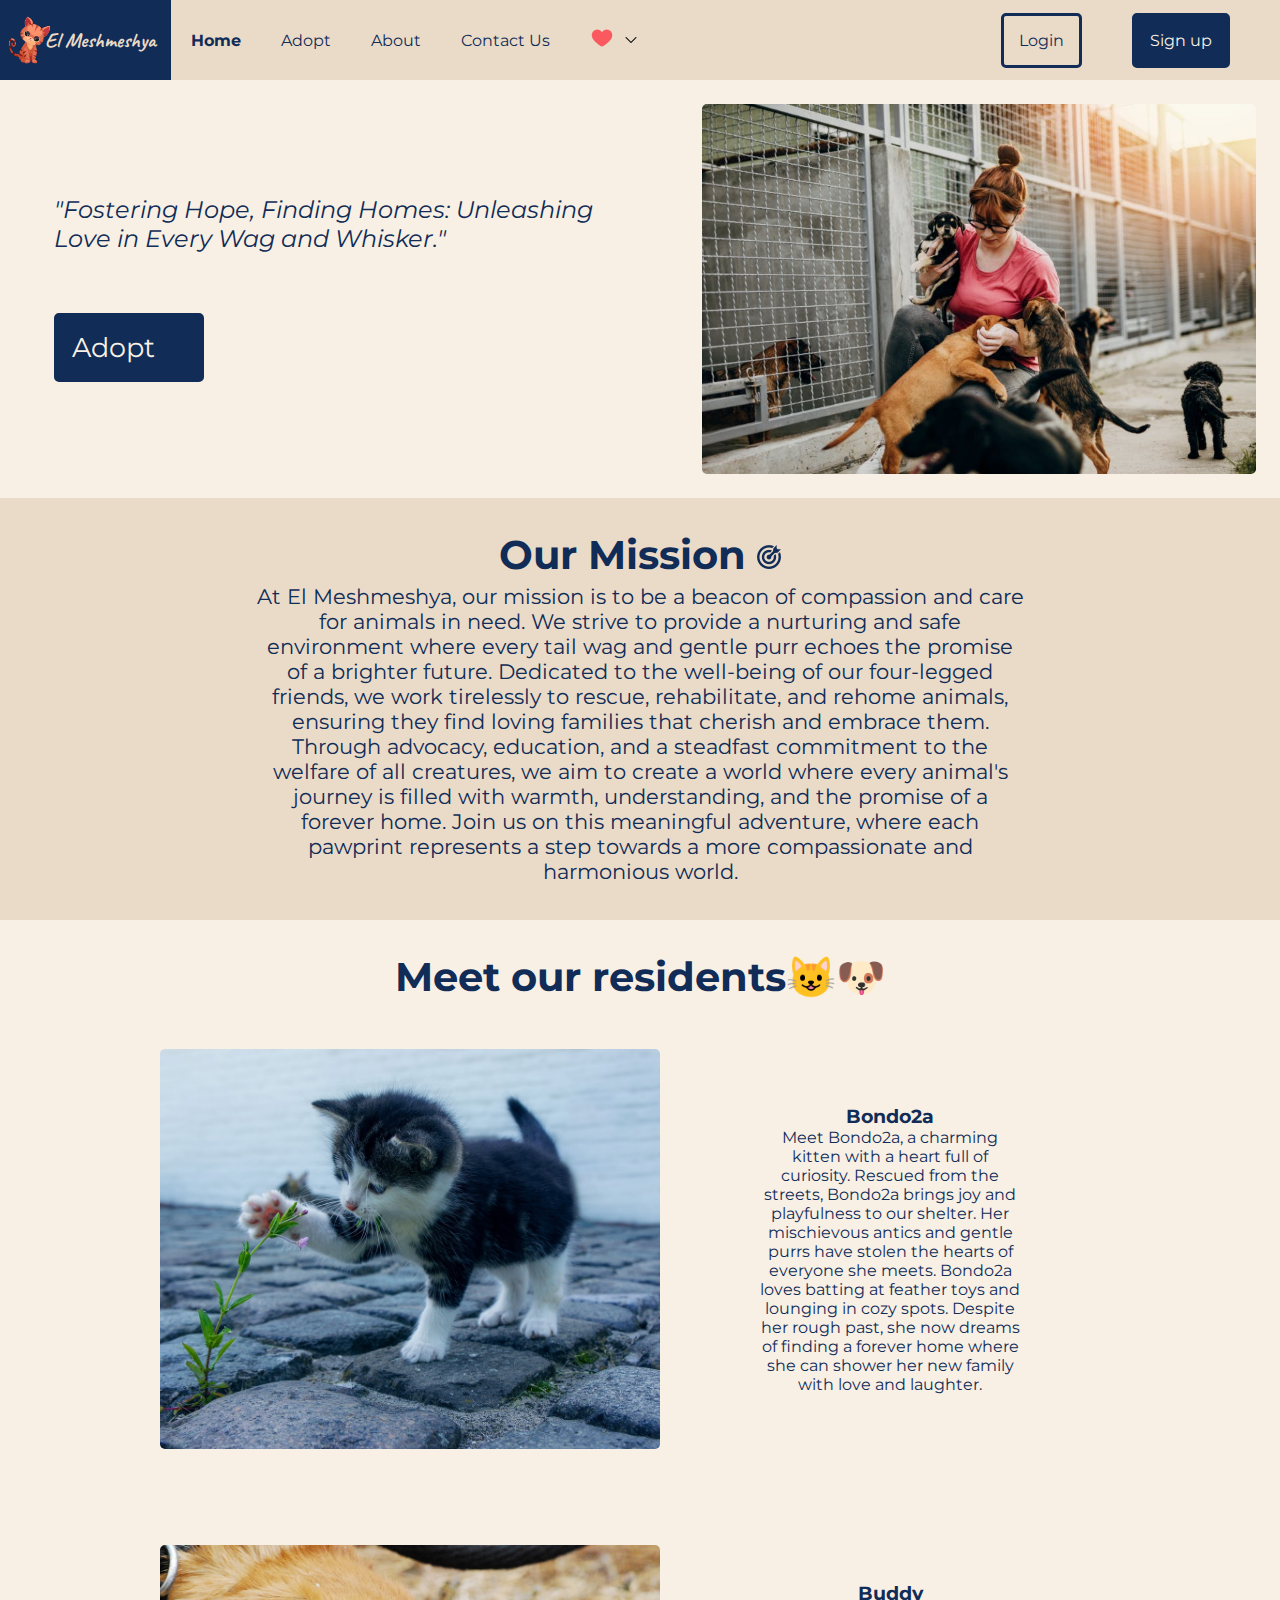
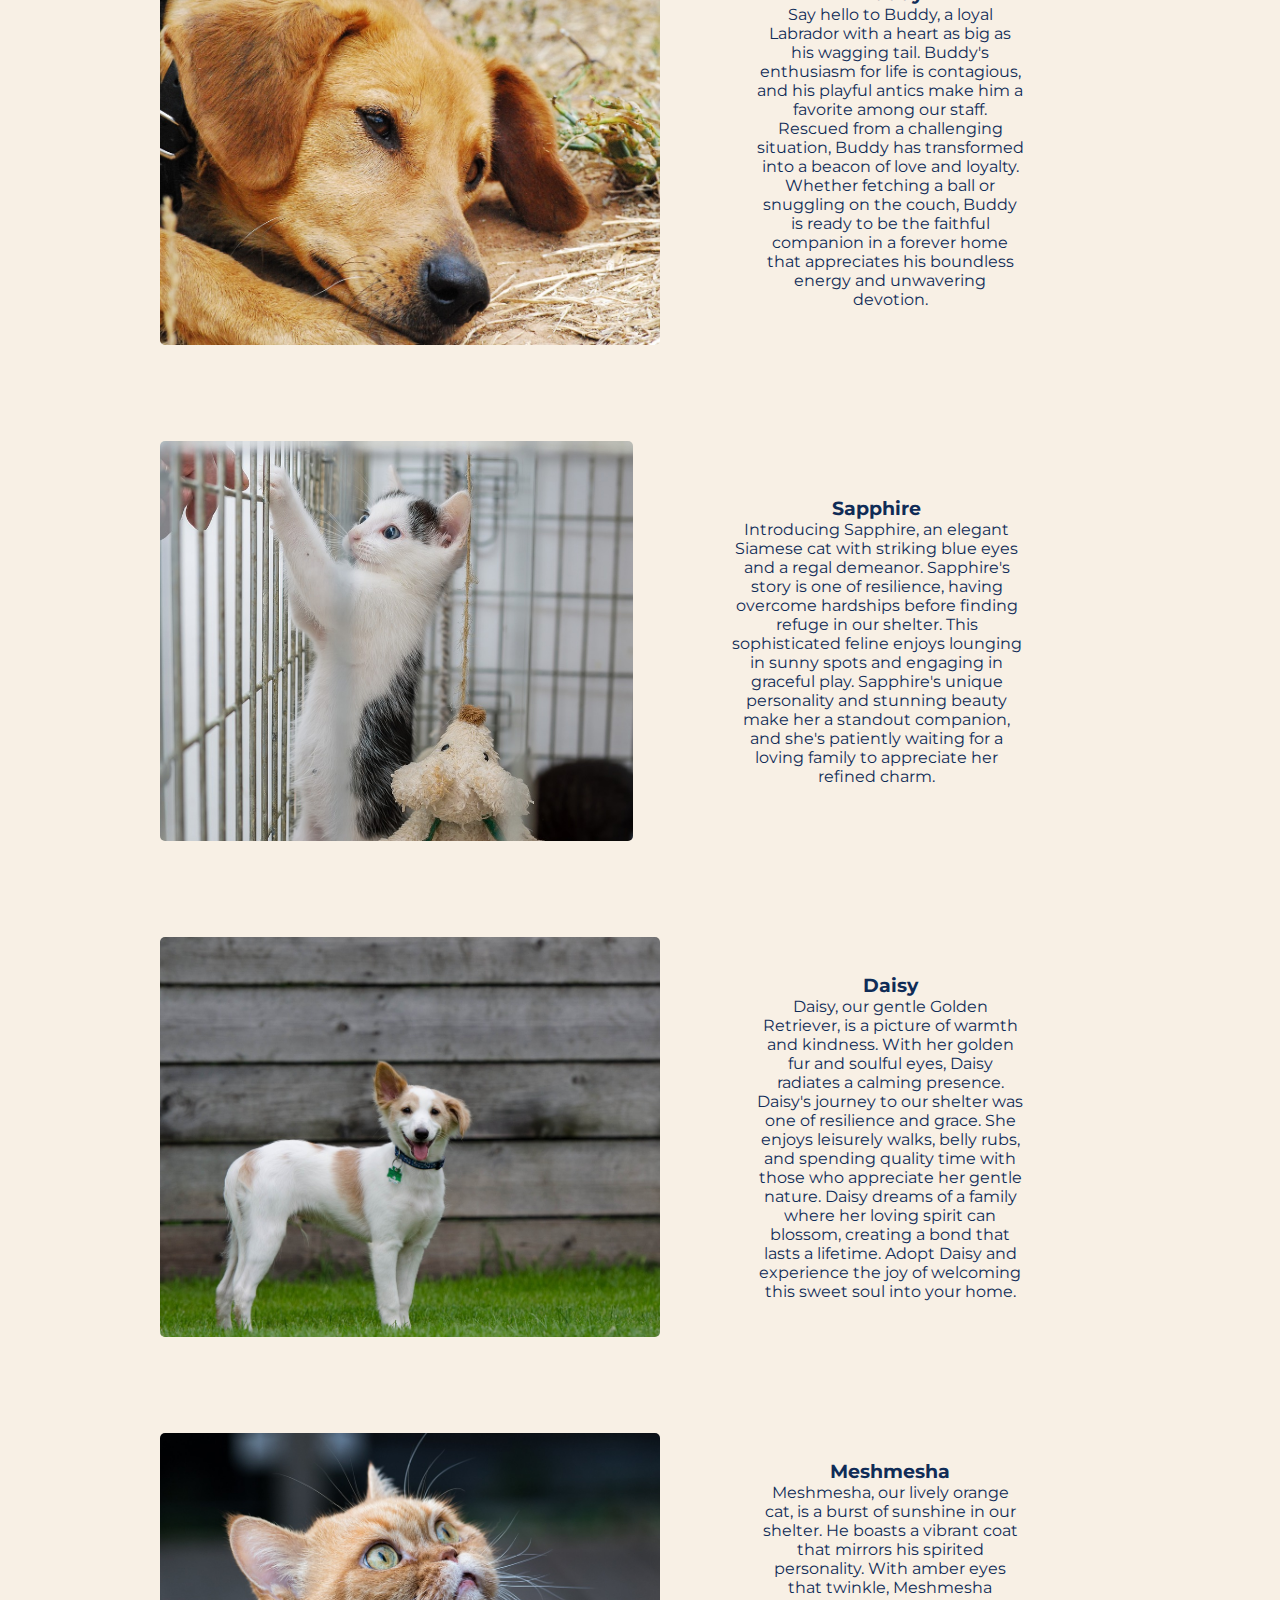
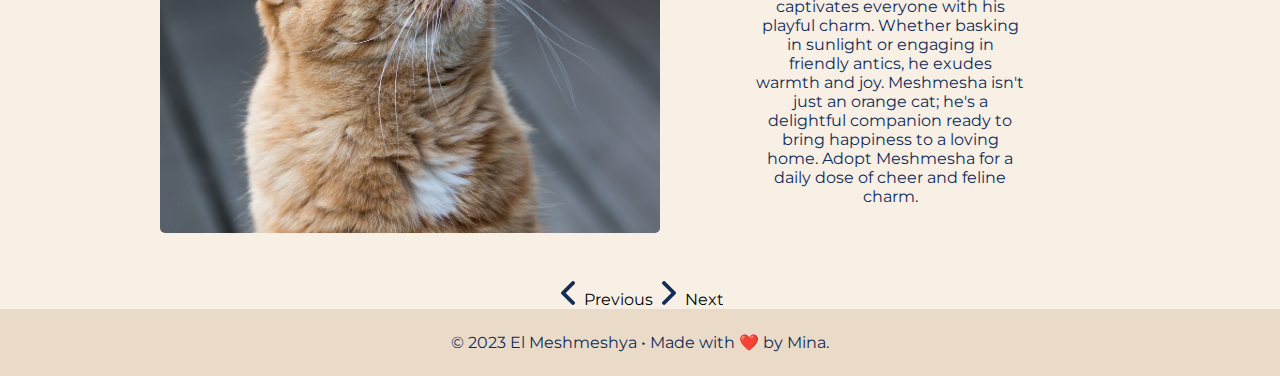
<file: html/index.html>
<!DOCTYPE html>
<html lang="en">

<head>
    <meta charset="UTF-8">
    <meta name="viewport" content="width=device-width, initial-scale=1.0">
    <title>The Animal Shelter</title>
    <link rel="icon" href="../images/orange-kitten-illustration.png">
    <link rel="preconnect" href="https://fonts.googleapis.com">
    <link rel="preconnect" href="https://fonts.gstatic.com" crossorigin>
    <link
        href="https://fonts.googleapis.com/css2?family=Caveat:wght@400;700&family=Montserrat:ital,wght@0,400;0,700;1,400&family=Roboto:wght@400;700&display=swap"
        rel="stylesheet">
    <link href="https://cdn.jsdelivr.net/npm/bootstrap@5.3.2/dist/css/bootstrap.min.css" rel="stylesheet"
        integrity="sha384-T3c6CoIi6uLrA9TneNEoa7RxnatzjcDSCmG1MXxSR1GAsXEV/Dwwykc2MPK8M2HN" crossorigin="anonymous">
    <link rel="stylesheet" href="../css/shared-styles.css">
    <link rel="stylesheet" href="../css/home-styles.css">
</head>

<body>
    <nav>
        <div class="logo-div">
            <img class=" logo-img" src="../images/orange-kitten-illustration.png"
                alt="Illustration of an orange kitten">
            <span class="logo-text">El Meshmeshya</span>
        </div>
        <ul class="nav-items">
            <li class="nav-item active"><a href="index.html">Home</a></li>
            <li class="nav-item"><a href="adopt.html#header">Adopt</a></li>
            <li class="nav-item"><a href="about.html">About</a></li>
            <li class="nav-item"><a href="contact.html">Contact Us</a></li>
            <li class="drop-down-heart">
                <a href="#">
                    <img src="../icons/heart.png" alt="heart icon" class="icon" />
                </a>
                <ul class="nav-bar-drop-down hidden">
                    <li class="nav-item drop-down-item"><a href="donate.html">Donate</a></li>
                    <li class="nav-item drop-down-item"><a href="volunteer.html">volunteer</a></li>
                </ul>
                <img class="down-arrow" src="../icons/down-arrow.png" alt="arrow pointing down">
            </li>
        </ul>
        <a class="button login-btn" href="login.html">Login</a>
        <a class=" button sign-up-btn" href="signup.html">Sign up</a>
    </nav>

    <header>
        <div class="header-left">
            <p class="intro-text">
                "Fostering Hope, Finding Homes: Unleashing Love in Every Wag and Whisker."
            </p>
            <a class="button adopt-btn" href="adopt.html#header">Adopt <img src="../icons/paw.png" alt="paw icon"></a>
        </div>
        <img class="header-img" src="../images/shelter-volunteer.jpg" alt="A day in the life of a shelter volunteer">
    </header>

    <section class="mission">
        <h2>Our Mission <img src="../icons/bullseye.png" alt="bullseye icon"></h2>
        <p class="mission-paragraph">
            At El Meshmeshya, our mission is to be a beacon of compassion and care for animals in need. We strive to
            provide a nurturing and safe environment where every tail wag and gentle purr echoes the promise of a
            brighter future. Dedicated to the well-being of our four-legged friends, we work tirelessly to rescue,
            rehabilitate, and rehome animals, ensuring they find loving families that cherish and embrace them. Through
            advocacy, education, and a steadfast commitment to the welfare of all creatures, we aim to create a world
            where every animal's journey is filled with warmth, understanding, and the promise of a forever home. Join
            us on this meaningful adventure, where each pawprint represents a step towards a more compassionate and
            harmonious world.
        </p>
    </section>

    <section class="residents">
        <h2>Meet our residents😺🐶</h2>
        <div id="carouselExample" class="carousel slide">
            <div class="carousel-inner">
                <div class="carousel-item active">
                    <div class="resident-container">
                        <img src="../images/cat-1.jpg" class="resident-img" alt="...">
                        <div class="carousel-description">
                            <h3>Bondo2a</h3>
                            <p>
                                Meet Bondo2a, a charming kitten with a heart full of curiosity. Rescued from the
                                streets,
                                Bondo2a brings joy and playfulness to our shelter. Her mischievous antics and gentle
                                purrs
                                have stolen the hearts of everyone she meets. Bondo2a loves batting at feather toys and
                                lounging in cozy spots. Despite her rough past, she now dreams of finding a forever home
                                where she can shower her new family with love and laughter.
                            </p>
                        </div>
                    </div>
                </div>
                <div class="carousel-item">
                    <div class="resident-container">
                        <img src="../images/dog-1.jpg" class="resident-img" alt="...">
                        <div class="carousel-description">
                            <h3>Buddy</h3>
                            <p>
                                Say hello to Buddy, a loyal Labrador with a heart as big as his wagging tail. Buddy's
                                enthusiasm for life is contagious, and his playful antics make him a favorite among our
                                staff. Rescued from a challenging situation, Buddy has transformed into a beacon of love
                                and loyalty. Whether fetching a ball or snuggling on the couch, Buddy is ready to be the
                                faithful companion in a forever home that appreciates his boundless energy and
                                unwavering devotion.
                            </p>
                        </div>
                    </div>
                </div>
                <div class="carousel-item">
                    <div class="resident-container">
                        <img src="../images/cat-2.jpg" class="resident-img" alt="...">
                        <div class="carousel-description">
                            <h3>Sapphire</h3>
                            <p>
                                Introducing Sapphire, an elegant Siamese cat with striking blue eyes and a regal
                                demeanor. Sapphire's story is one of resilience, having overcome hardships before
                                finding refuge in our shelter. This sophisticated feline enjoys lounging in sunny spots
                                and engaging in graceful play. Sapphire's unique personality and stunning beauty make
                                her a standout companion, and she's patiently waiting for a loving family to appreciate
                                her refined charm.
                            </p>
                        </div>
                    </div>
                </div>
                <div class="carousel-item">
                    <div class="resident-container">
                        <img src="../images/dog-2.jpg" class="resident-img" alt="...">
                        <div class="carousel-description">
                            <h3>Daisy</h3>
                            <p>
                                Daisy, our gentle Golden Retriever, is a picture of warmth and kindness. With her golden
                                fur and soulful eyes, Daisy radiates a calming presence. Daisy's journey to our shelter
                                was one of resilience and grace. She enjoys leisurely walks, belly rubs, and spending
                                quality time with those who appreciate her gentle nature. Daisy dreams of a family where
                                her loving spirit can blossom, creating a bond that lasts a lifetime. Adopt Daisy and
                                experience the joy of welcoming this sweet soul into your home.
                            </p>
                        </div>
                    </div>
                </div>
                <div class="carousel-item">
                    <div class="resident-container">
                        <img src="../images/cat-3.jpg" class="resident-img" alt="...">
                        <div class="carousel-description">
                            <h3>Meshmesha</h3>
                            <p>

                                Meshmesha, our lively orange cat, is a burst of sunshine in our shelter. He boasts a
                                vibrant coat that mirrors his spirited personality. With amber
                                eyes that twinkle, Meshmesha captivates everyone with his playful charm. Whether basking
                                in sunlight or engaging in friendly antics, he exudes warmth and joy. Meshmesha isn't
                                just an orange cat; he's a delightful companion ready to bring happiness to a loving
                                home. Adopt Meshmesha for a daily dose of cheer and feline charm.
                            </p>
                        </div>
                    </div>
                </div>
            </div>
            <button class="carousel-control-prev" type="button" data-bs-target="#carouselExample" data-bs-slide="prev">
                <img class="arrow-icon" src="../icons/left-arrow.png" alt="left arrow">
                <span class="visually-hidden">Previous</span>
            </button>
            <button class="carousel-control-next" type="button" data-bs-target="#carouselExample" data-bs-slide="next">
                <img class="arrow-icon" src="../icons/right-arrow.png" alt="right arrow">
                <span class="visually-hidden">Next</span>
            </button>
        </div>
    </section>

    <footer>
        <span>&copy; 2023 El Meshmeshya &#x2022; Made with ❤️ by Mina.</span>
    </footer>

    <script src="https://cdn.jsdelivr.net/npm/bootstrap@5.3.2/dist/js/bootstrap.bundle.min.js"
        integrity="sha384-C6RzsynM9kWDrMNeT87bh95OGNyZPhcTNXj1NW7RuBCsyN/o0jlpcV8Qyq46cDfL"
        crossorigin="anonymous"></script>
    <script src="../js/nav_script.js"></script>
</body>

</html>
</file>
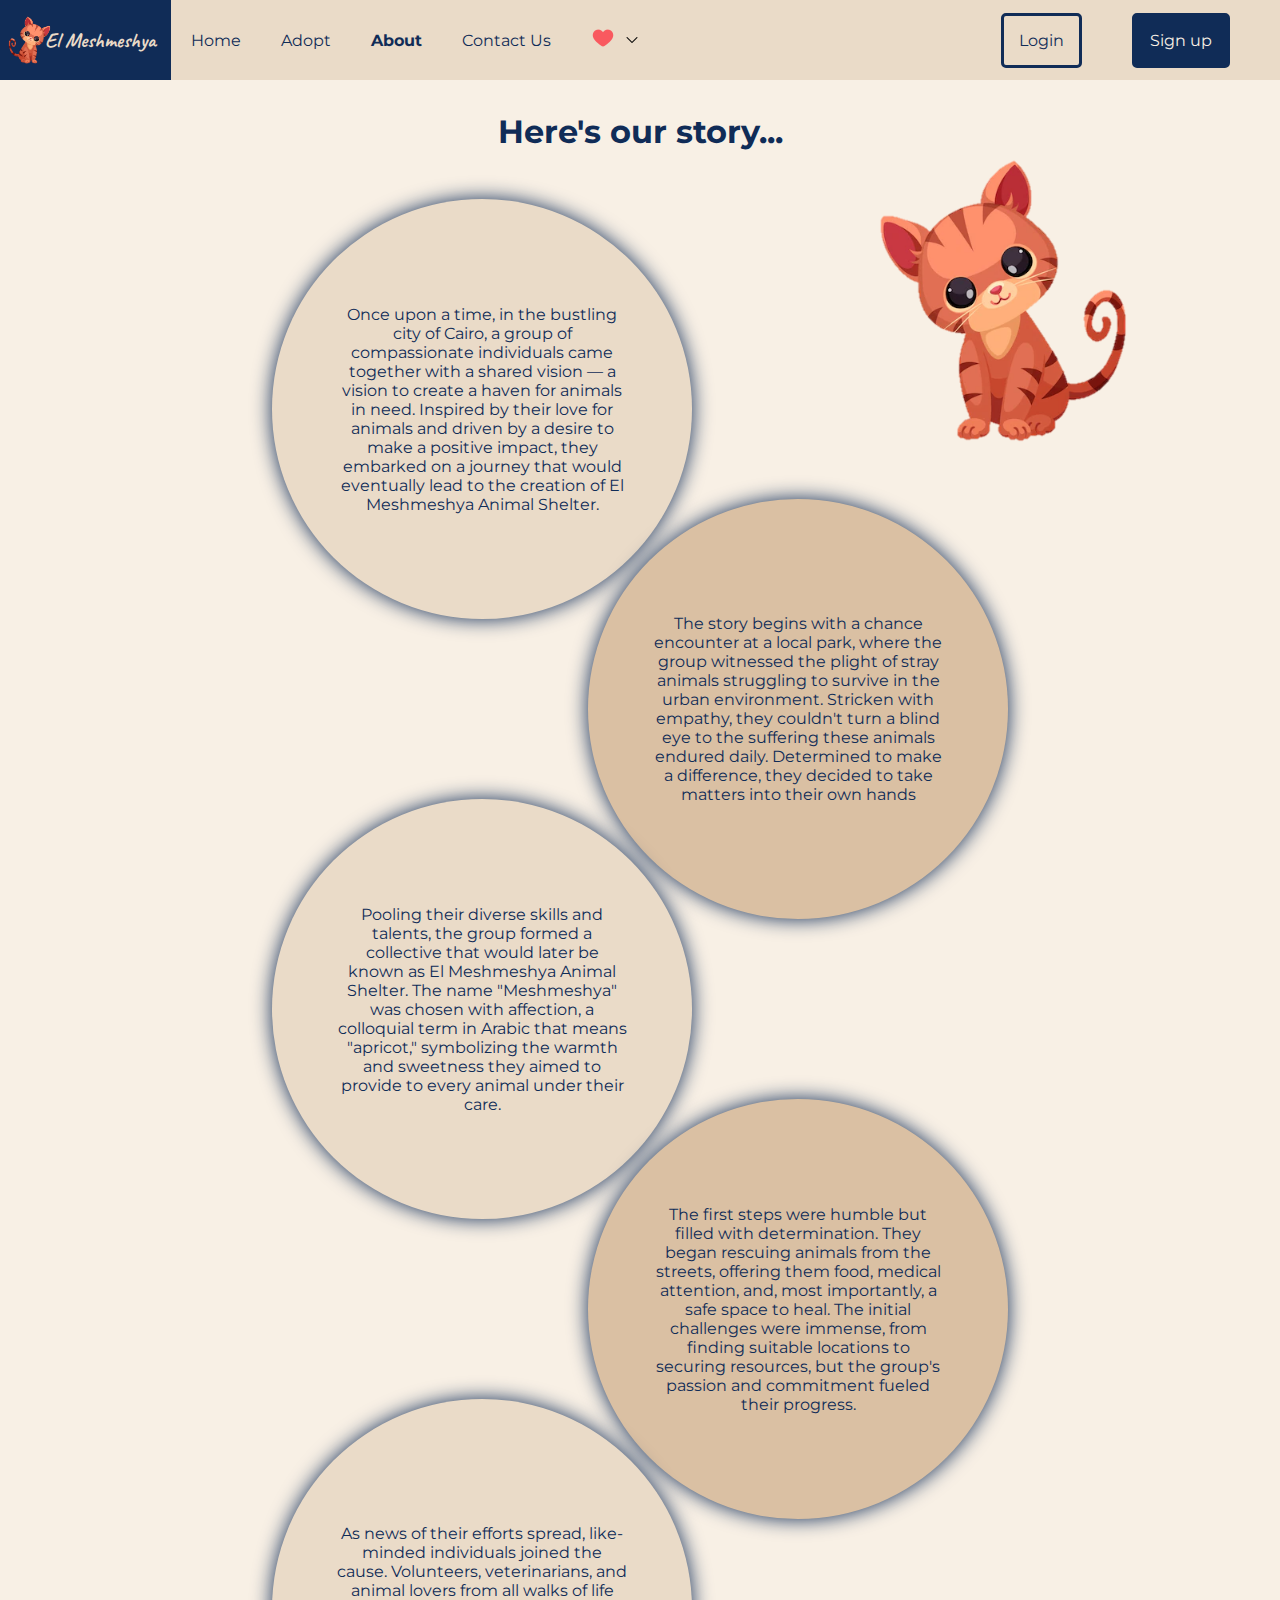
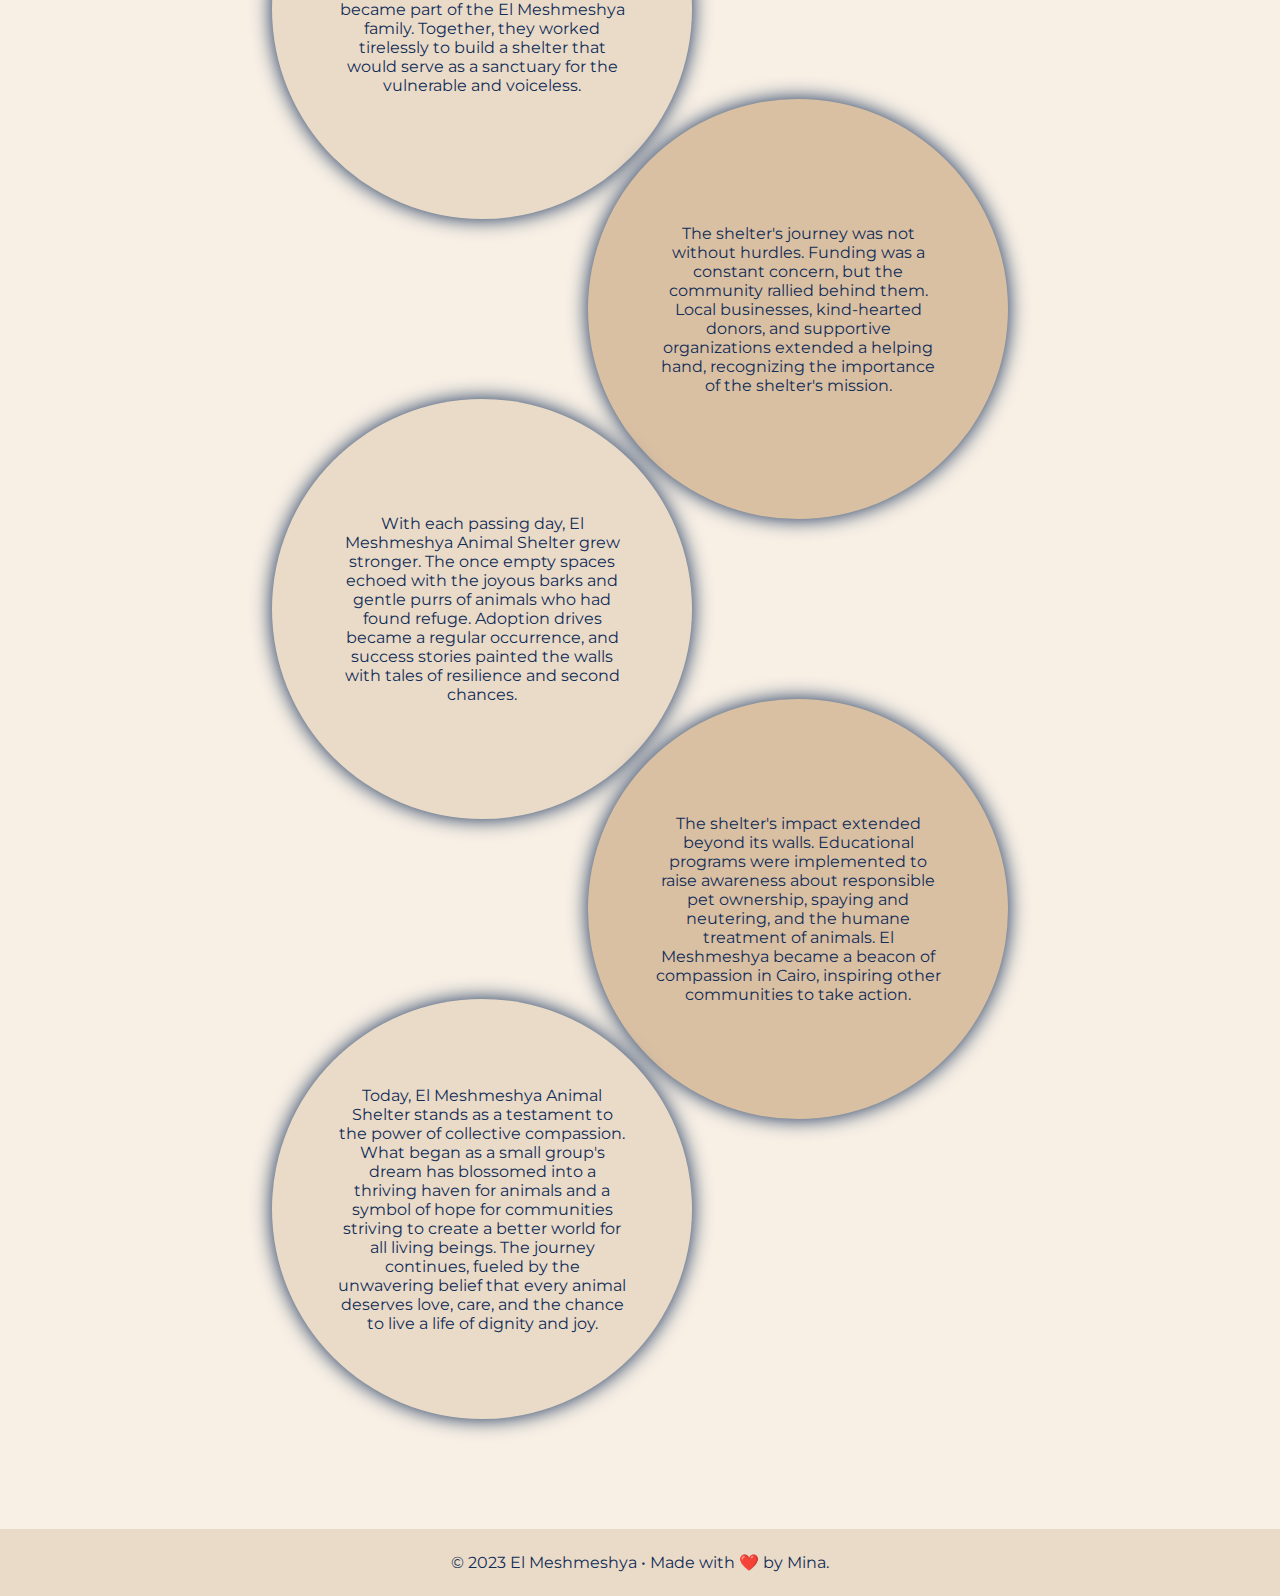
<file: html/about.html>
<!DOCTYPE html>
<html lang="en">

<head>
    <meta charset="UTF-8">
    <meta name="viewport" content="width=device-width, initial-scale=1.0">
    <title>About</title>
    <link rel="icon" href="../images/orange-kitten-illustration.png">
    <link
        href="https://fonts.googleapis.com/css2?family=Caveat:wght@400;700&family=Montserrat:ital,wght@0,400;0,700;1,400&family=Roboto:wght@400;700&display=swap"
        rel="stylesheet">
    <link href="https://cdn.jsdelivr.net/npm/bootstrap@5.3.2/dist/css/bootstrap.min.css" rel="stylesheet"
        integrity="sha384-T3c6CoIi6uLrA9TneNEoa7RxnatzjcDSCmG1MXxSR1GAsXEV/Dwwykc2MPK8M2HN" crossorigin="anonymous">
    <link rel="stylesheet" href="../css/shared-styles.css">
    <link rel="stylesheet" href="../css/about-styles.css">
</head>

<body>
    <nav>
        <div class="logo-div">
            <img class=" logo-img" src="../images/orange-kitten-illustration.png"
                alt="Illustration of an orange kitten">
            <span class="logo-text">El Meshmeshya</span>
        </div>
        <ul class="nav-items">
            <li class="nav-item"><a href="index.html">Home</a></li>
            <li class="nav-item"><a href="adopt.html#header">Adopt</a></li>
            <li class="nav-item active"><a href="about.html">About</a></li>
            <li class="nav-item"><a href="contact.html">Contact Us</a></li>
            <li class="drop-down-heart">
                <a href="#">
                    <img src="../icons/heart.png" alt="heart icon" class="icon" />
                </a>
                <ul class="nav-bar-drop-down hidden">
                    <li class="nav-item drop-down-item"><a href="donate.html">Donate</a></li>
                    <li class="nav-item drop-down-item"><a href="volunteer.html">volunteer</a></li>
                </ul>
                <img class="down-arrow" src="../icons/down-arrow.png" alt="arrow pointing down">
            </li>
        </ul>
        <a class="button login-btn" href="login.html">Login</a>
        <a class=" button sign-up-btn" href="signup.html">Sign up</a>
    </nav>

    <img src="../images/orange-kitten-illustration.png" class="about-cat-img">

    <main class="about-main">
        <h1>Here's our story...</h1>
        <div class="story-container">
            <div class="story-paragraph-container">
                <p id="first-paragraph" class="story-paragraph-even story-paragraph">
                    Once upon a time, in the bustling city of Cairo, a group of compassionate individuals came together
                    with
                    a shared vision — a vision to create a haven for animals in need. Inspired by their love for animals
                    and
                    driven by a desire to make a positive impact, they embarked on a journey that would eventually lead
                    to
                    the creation of El Meshmeshya Animal Shelter.
                </p>
            </div>
            <div class="story-paragraph-container">
                <p class="story-paragraph-odd story-paragraph">
                    The story begins with a chance encounter at a local park, where the group witnessed the plight of
                    stray
                    animals struggling to survive in the urban environment. Stricken with empathy, they couldn't turn a
                    blind eye to the suffering these animals endured daily. Determined to make a difference, they
                    decided to
                    take matters into their own hands
                </p>
            </div>
            <div class="story-paragraph-container">
                <p class="story-paragraph-even story-paragraph">
                    Pooling their diverse skills and talents, the group formed a collective that would later be known as
                    El
                    Meshmeshya Animal Shelter. The name "Meshmeshya" was chosen with affection, a colloquial term in
                    Arabic
                    that means "apricot," symbolizing the warmth and sweetness they aimed to provide to every animal
                    under
                    their care.
                </p>
            </div>
            <div class="story-paragraph-container">
                <p class="story-paragraph-odd story-paragraph">
                    The first steps were humble but filled with determination. They began rescuing animals from the
                    streets,
                    offering them food, medical attention, and, most importantly, a safe space to heal. The initial
                    challenges were immense, from finding suitable locations to securing resources, but the group's
                    passion
                    and commitment fueled their progress.
                </p>
            </div>
            <div class="story-paragraph-container">
                <p class="story-paragraph-even story-paragraph">
                    As news of their efforts spread, like-minded individuals joined the cause. Volunteers,
                    veterinarians,
                    and animal lovers from all walks of life became part of the El Meshmeshya family. Together, they
                    worked
                    tirelessly to build a shelter that would serve as a sanctuary for the vulnerable and voiceless.
                </p>
            </div>
            <div class="story-paragraph-container">
                <p class="story-paragraph-odd story-paragraph">
                    The shelter's journey was not without hurdles. Funding was a constant concern, but the community
                    rallied
                    behind them. Local businesses, kind-hearted donors, and supportive organizations extended a helping
                    hand, recognizing the importance of the shelter's mission.
                </p>
            </div>
            <div class="story-paragraph-container">
                <p class="story-paragraph-even story-paragraph">
                    With each passing day, El Meshmeshya Animal Shelter grew stronger. The once empty spaces echoed with
                    the
                    joyous barks and gentle purrs of animals who had found refuge. Adoption drives became a regular
                    occurrence, and success stories painted the walls with tales of resilience and second chances.
                </p>
            </div>
            <div class="story-paragraph-container">
                <p class="story-paragraph-odd story-paragraph">
                    The shelter's impact extended beyond its walls. Educational programs were implemented to raise
                    awareness
                    about responsible pet ownership, spaying and neutering, and the humane treatment of animals. El
                    Meshmeshya became a beacon of compassion in Cairo, inspiring other communities to take action.
                </p>
            </div>
            <div class="story-paragraph-container">
                <p class="story-paragraph-even story-paragraph">
                    Today, El Meshmeshya Animal Shelter stands as a testament to the power of collective compassion.
                    What
                    began as a small group's dream has blossomed into a thriving haven for animals and a symbol of hope
                    for
                    communities striving to create a better world for all living beings. The journey continues, fueled
                    by
                    the unwavering belief that every animal deserves love, care, and the chance to live a life of
                    dignity
                    and joy.
                </p>
            </div>
        </div>
    </main>

    <footer>
        <span>&copy; 2023 El Meshmeshya &#x2022; Made with ❤️ by Mina.</span>
    </footer>
    <script src="https://cdn.jsdelivr.net/npm/bootstrap@5.3.2/dist/js/bootstrap.bundle.min.js"
        integrity="sha384-C6RzsynM9kWDrMNeT87bh95OGNyZPhcTNXj1NW7RuBCsyN/o0jlpcV8Qyq46cDfL"
        crossorigin="anonymous"></script>
    <script src="../js/nav_script.js"></script>
</body>
</file>
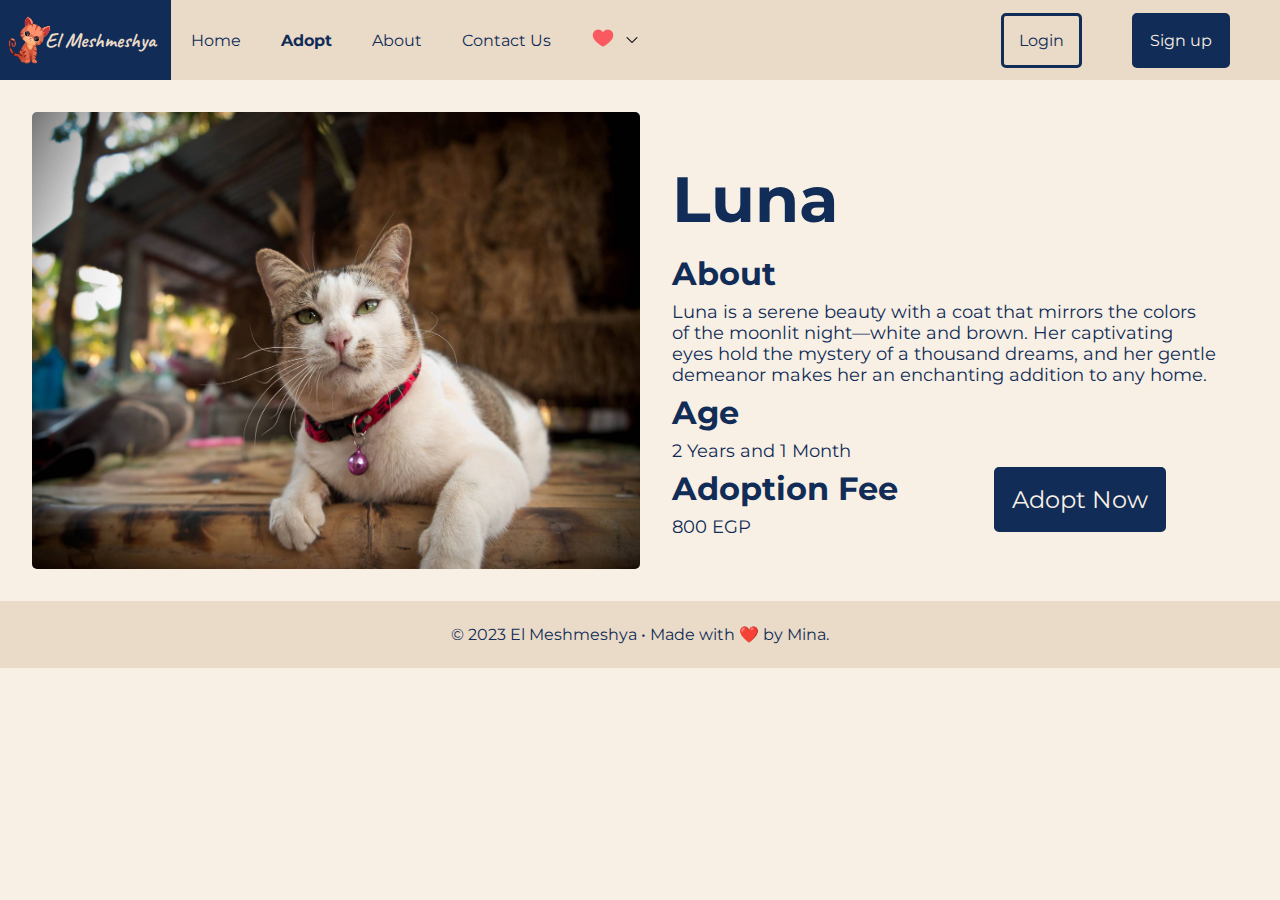
<file: html/cat.html>
<!DOCTYPE html>
<html lang="en">

<head>
    <meta charset="UTF-8">
    <meta name="viewport" content="width=device-width, initial-scale=1.0">
    <title>Luna</title>
    <link
        href="https://fonts.googleapis.com/css2?family=Caveat:wght@400;700&family=Montserrat:ital,wght@0,400;0,700;1,400&family=Roboto:wght@400;700&display=swap"
        rel="stylesheet">
    <link href="https://cdn.jsdelivr.net/npm/bootstrap@5.3.2/dist/css/bootstrap.min.css" rel="stylesheet"
        integrity="sha384-T3c6CoIi6uLrA9TneNEoa7RxnatzjcDSCmG1MXxSR1GAsXEV/Dwwykc2MPK8M2HN" crossorigin="anonymous">
    <link rel="stylesheet" href="../css/shared-styles.css">
    <link rel="stylesheet" href="../css/animal-styles.css">
</head>

<body>
    <nav>
        <div class="logo-div">
            <img class=" logo-img" src="../images/orange-kitten-illustration.png"
                alt="Illustration of an orange kitten">
            <span class="logo-text">El Meshmeshya</span>
        </div>
        <ul class="nav-items">
            <li class="nav-item"><a href="index.html">Home</a></li>
            <li class="nav-item active"><a href="adopt.html#header">Adopt</a></li>
            <li class="nav-item"><a href="about.html">About</a></li>
            <li class="nav-item"><a href="contact.html">Contact Us</a></li>
            <li class="drop-down-heart">
                <a href="#">
                    <img src="../icons/heart.png" alt="heart icon" class="icon" />
                </a>
                <ul class="nav-bar-drop-down hidden">
                    <li class="nav-item drop-down-item"><a href="#">Donate</a></li>
                    <li class="nav-item drop-down-item"><a href="#">volunteer</a></li>
                </ul>
                <img class="down-arrow" src="../icons/down-arrow.png" alt="arrow pointing down">
            </li>
        </ul>
        <a class="button login-btn" href="login.html">Login</a>
        <a class=" button sign-up-btn" href="signup.html">Sign up</a>
    </nav>

    <main>
        <div class="animal-container">
            <img src="../images/shelter-cat-3.jpg" class="animal-img" alt="cat">
            <div class="animal-details">
                <h2 class="animal-name">Luna</h2>
                <div class="animal-about">
                    <h3>About</h3>
                    <p class="animal-story">
                        Luna is a serene beauty with a coat that mirrors the colors of the moonlit night—white and
                        brown. Her captivating eyes hold the mystery of a thousand dreams, and her gentle demeanor makes
                        her an enchanting addition to any home.
                    </p>
                    <h3>Age</h3>
                    <p>2 Years and 1 Month</p>
                    <div class="details-bottom">
                        <div>
                            <h3>Adoption Fee</h3>
                            <p>800 EGP</p>
                        </div>
                        <a href="mailto:pr@meshmesh.com" class="adopt-now-button button">Adopt Now</a>
                    </div>
                </div>
            </div>
        </div>
    </main>

    <footer>
        <span>&copy; 2023 El Meshmeshya &#x2022; Made with ❤️ by Mina.</span>
    </footer>

    <script src="https://cdn.jsdelivr.net/npm/bootstrap@5.3.2/dist/js/bootstrap.bundle.min.js"
        integrity="sha384-C6RzsynM9kWDrMNeT87bh95OGNyZPhcTNXj1NW7RuBCsyN/o0jlpcV8Qyq46cDfL"
        crossorigin="anonymous"></script>
    <script src="../js/nav_script.js"></script>
</body>

</html>
</file>
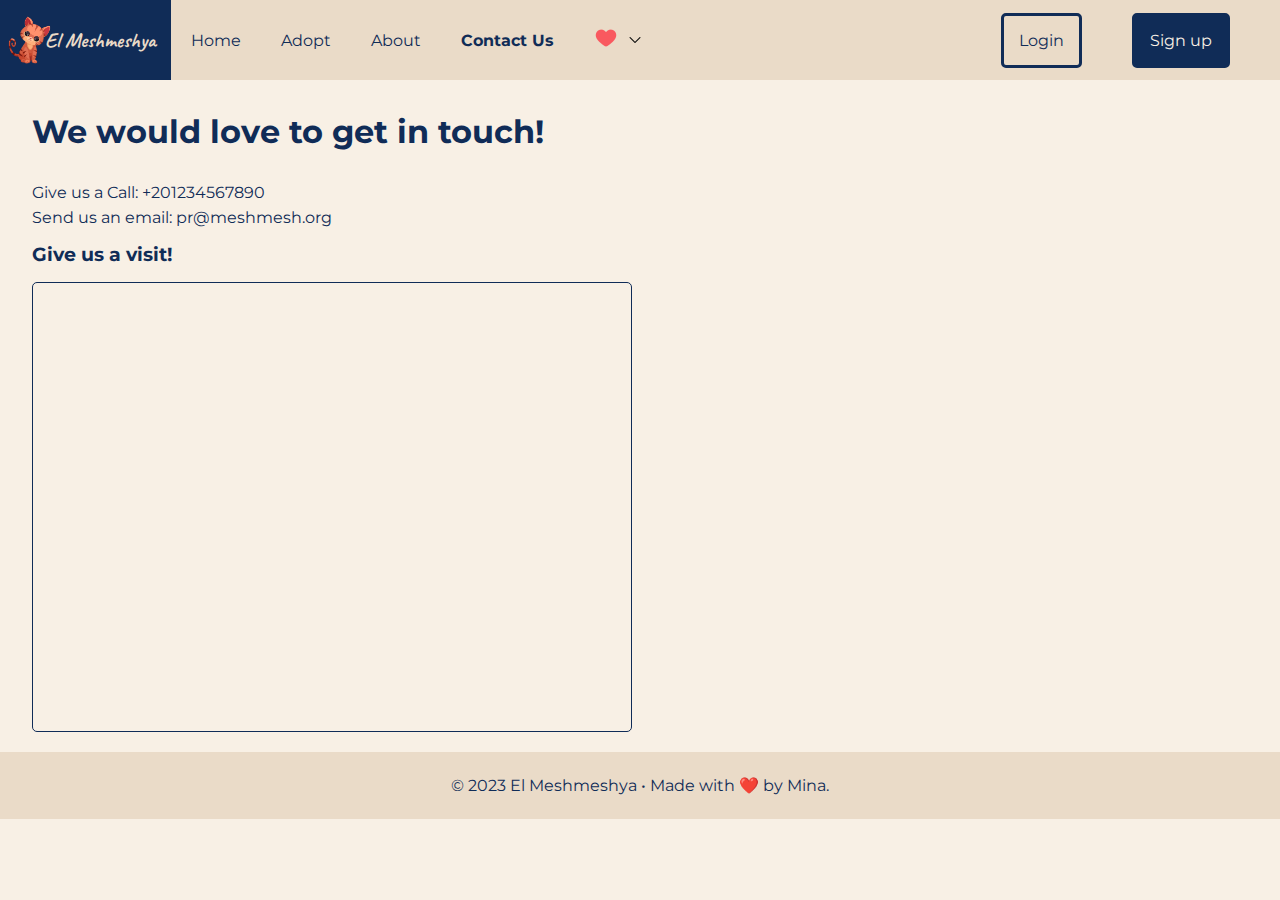
<file: html/contact.html>
<!DOCTYPE html>
<html lang="en">

<head>
    <meta charset="UTF-8">
    <meta name="viewport" content="width=device-width, initial-scale=1.0">
    <title>Contact Us</title>
    <link rel="icon" href="../images/orange-kitten-illustration.png">
    <link
        href="https://fonts.googleapis.com/css2?family=Caveat:wght@400;700&family=Montserrat:ital,wght@0,400;0,700;1,400&family=Roboto:wght@400;700&display=swap"
        rel="stylesheet">
    <link href="https://cdn.jsdelivr.net/npm/bootstrap@5.3.2/dist/css/bootstrap.min.css" rel="stylesheet"
        integrity="sha384-T3c6CoIi6uLrA9TneNEoa7RxnatzjcDSCmG1MXxSR1GAsXEV/Dwwykc2MPK8M2HN" crossorigin="anonymous">
    <link rel="stylesheet" href="../css/shared-styles.css">
    <link rel="stylesheet" href="../css/contact-styles.css">
</head>

<body>
    <nav>
        <div class="logo-div">
            <img class=" logo-img" src="../images/orange-kitten-illustration.png"
                alt="Illustration of an orange kitten">
            <span class="logo-text">El Meshmeshya</span>
        </div>
        <ul class="nav-items">
            <li class="nav-item"><a href="index.html">Home</a></li>
            <li class="nav-item"><a href="adopt.html#header">Adopt</a></li>
            <li class="nav-item"><a href="about.html">About</a></li>
            <li class="nav-item active"><a href="contact.html">Contact Us</a></li>
            <li class="drop-down-heart">
                <a href="#">
                    <img src="../icons/heart.png" alt="heart icon" class="icon" />
                </a>
                <ul class="nav-bar-drop-down hidden">
                    <li class="nav-item drop-down-item"><a href="donate.html">Donate</a></li>
                    <li class="nav-item drop-down-item"><a href="volunteer.html">volunteer</a></li>
                </ul>
                <img class="down-arrow" src="../icons/down-arrow.png" alt="arrow pointing down">
            </li>
        </ul>
        <a class="button login-btn" href="login.html">Login</a>
        <a class=" button sign-up-btn" href="signup.html">Sign up</a>
    </nav>

    <main>
        <h1 class="contact-h1">We would love to get in touch!</h1>
        <p class="contact-info">Give us a Call: +201234567890</p>
        <p class="contact-info">Send us an email: <a href="mailto:pr@meshmesha.org">pr@meshmesh.org</a></p>
        <h3 class="contact-h3">Give us a visit!</h3>
        <iframe
            src="https://www.google.com/maps/embed?pb=!1m18!1m12!1m3!1d3453.03420622692!2d31.27623577541408!3d30.06455397491347!2m3!1f0!2f0!3f0!3m2!1i1024!2i768!4f13.1!3m3!1m2!1s0x14583f9f22630521%3A0x7b29c0a5e2c9469b!2sFaculty%20of%20Engineering%20Ain%20Shams%20University!5e0!3m2!1sen!2seg!4v1701451980573!5m2!1sen!2seg"
            width="600" height="450" allowfullscreen="" loading="lazy" referrerpolicy="no-referrer-when-downgrade"
            class="contact-iframe"></iframe>
        <footer>
            <span>&copy; 2023 El Meshmeshya &#x2022; Made with ❤️ by Mina.</span>
        </footer>
        <script src="https://cdn.jsdelivr.net/npm/bootstrap@5.3.2/dist/js/bootstrap.bundle.min.js"
            integrity="sha384-C6RzsynM9kWDrMNeT87bh95OGNyZPhcTNXj1NW7RuBCsyN/o0jlpcV8Qyq46cDfL"
            crossorigin="anonymous"></script>
        <script src="../js/nav_script.js"></script>
</body>

</html>
</file>
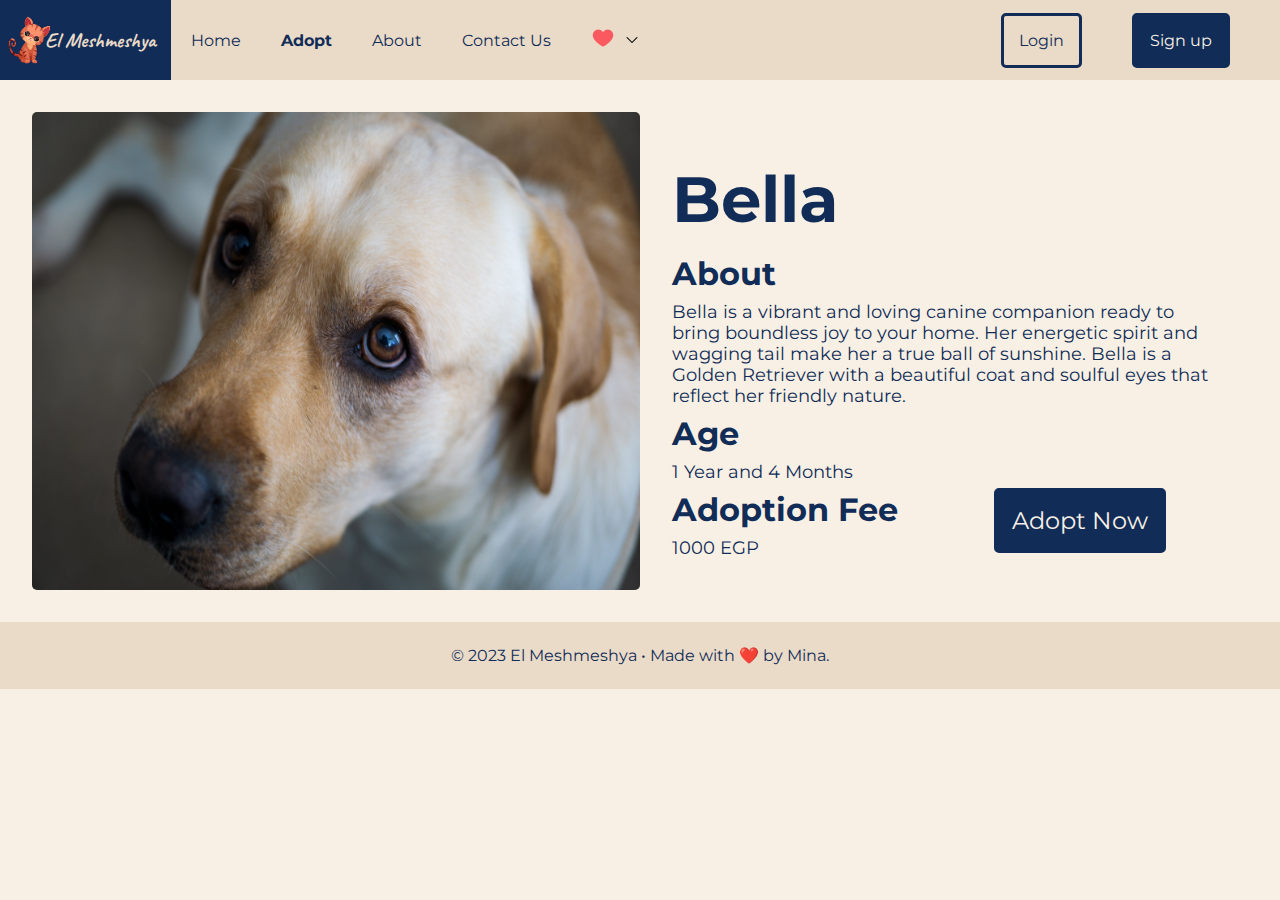
<file: html/dog.html>
<!DOCTYPE html>
<html lang="en">

<head>
    <meta charset="UTF-8">
    <meta name="viewport" content="width=device-width, initial-scale=1.0">
    <title>Bella</title>
    <link rel="icon" href="../images/orange-kitten-illustration.png">
    <link
        href="https://fonts.googleapis.com/css2?family=Caveat:wght@400;700&family=Montserrat:ital,wght@0,400;0,700;1,400&family=Roboto:wght@400;700&display=swap"
        rel="stylesheet">
    <link href="https://cdn.jsdelivr.net/npm/bootstrap@5.3.2/dist/css/bootstrap.min.css" rel="stylesheet"
        integrity="sha384-T3c6CoIi6uLrA9TneNEoa7RxnatzjcDSCmG1MXxSR1GAsXEV/Dwwykc2MPK8M2HN" crossorigin="anonymous">
    <link rel="stylesheet" href="../css/shared-styles.css">
    <link rel="stylesheet" href="../css/animal-styles.css">
</head>

<body>
    <nav>
        <div class="logo-div">
            <img class=" logo-img" src="../images/orange-kitten-illustration.png"
                alt="Illustration of an orange kitten">
            <span class="logo-text">El Meshmeshya</span>
        </div>
        <ul class="nav-items">
            <li class="nav-item"><a href="index.html">Home</a></li>
            <li class="nav-item active"><a href="adopt.html#header">Adopt</a></li>
            <li class="nav-item"><a href="about.html">About</a></li>
            <li class="nav-item"><a href="contact.html">Contact Us</a></li>
            <li class="drop-down-heart">
                <a href="#">
                    <img src="../icons/heart.png" alt="heart icon" class="icon" />
                </a>
                <ul class="nav-bar-drop-down hidden">
                    <li class="nav-item drop-down-item"><a href="donate.html">Donate</a></li>
                    <li class="nav-item drop-down-item"><a href="volunteer.html">volunteer</a></li>
                </ul>
                <img class="down-arrow" src="../icons/down-arrow.png" alt="arrow pointing down">
            </li>
        </ul>
        <a class="button login-btn" href="login.html">Login</a>
        <a class=" button sign-up-btn" href="signup.html">Sign up</a>
    </nav>

    <main>
        <div class="animal-container">
            <img src="../images/shelter-dog-1.jpg" class="animal-img" alt="dog">
            <div class="animal-details">
                <h2 class="animal-name">Bella</h2>
                <div class="animal-about">
                    <h3>About</h3>
                    <p class="animal-story">
                        Bella is a vibrant and loving canine companion ready to bring boundless joy to your home. Her
                        energetic spirit and wagging tail make her a true ball of sunshine. Bella is a Golden Retriever
                        with a beautiful coat and soulful eyes that reflect her friendly nature.
                    </p>
                    <h3>Age</h3>
                    <p>1 Year and 4 Months</p>
                    <div class="details-bottom">
                        <div>
                            <h3>Adoption Fee</h3>
                            <p>1000 EGP</p>
                        </div>
                        <a href="mailto:pr@meshmesh.org" class="adopt-now-button button">Adopt Now</a>
                    </div>
                </div>
            </div>
        </div>
    </main>

    <footer>
        <span>&copy; 2023 El Meshmeshya &#x2022; Made with ❤️ by Mina.</span>
    </footer>

    <script src="https://cdn.jsdelivr.net/npm/bootstrap@5.3.2/dist/js/bootstrap.bundle.min.js"
        integrity="sha384-C6RzsynM9kWDrMNeT87bh95OGNyZPhcTNXj1NW7RuBCsyN/o0jlpcV8Qyq46cDfL"
        crossorigin="anonymous"></script>
    <script src="../js/nav_script.js"></script>
</body>

</html>
</file>
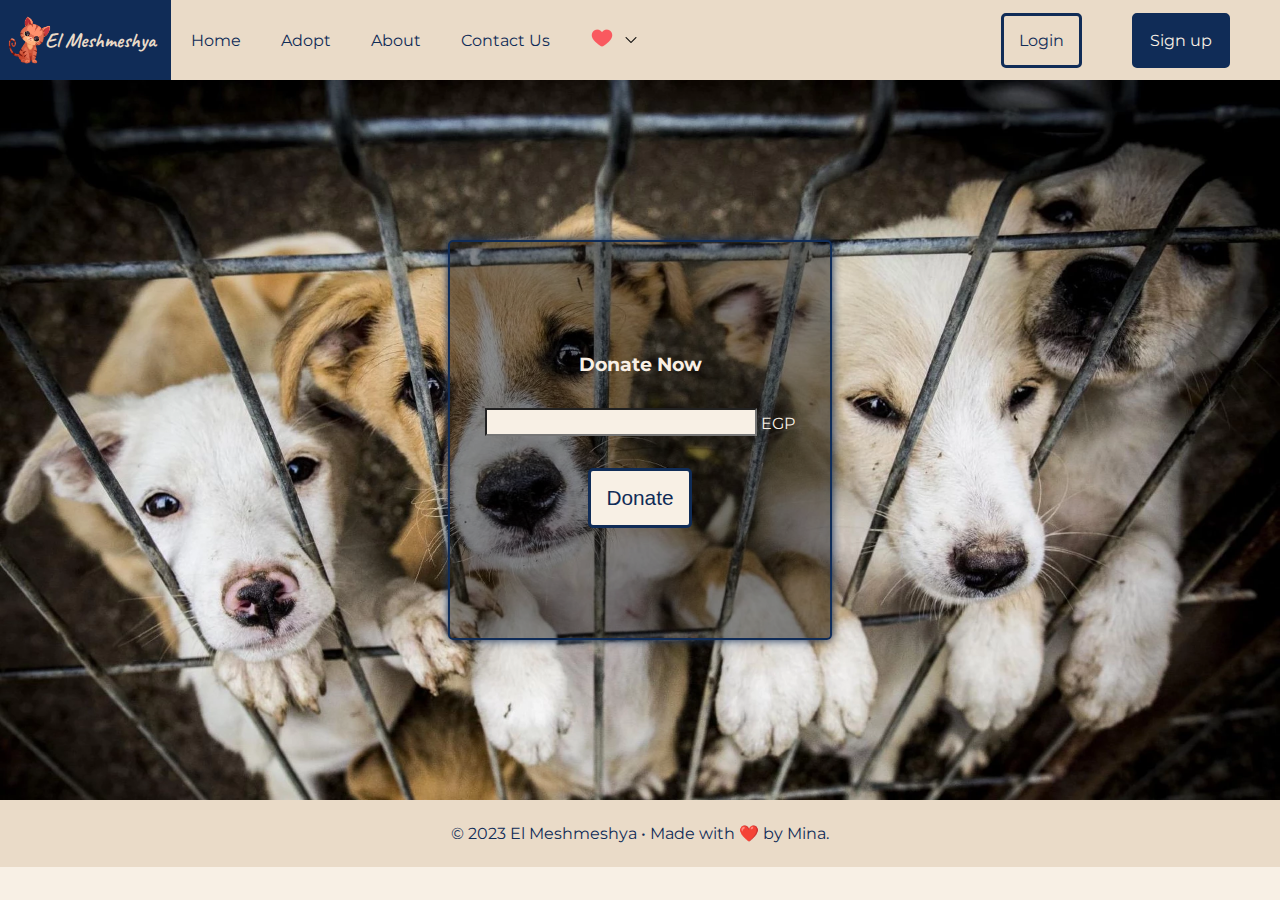
<file: html/donate.html>
<!DOCTYPE html>
<html lang="en">

<head>
    <meta charset="UTF-8">
    <meta name="viewport" content="width=device-width, initial-scale=1.0">
    <title>Donate ❤️</title>
    <link rel="icon" href="../images/orange-kitten-illustration.png">
    <link rel="preconnect" href="https://fonts.googleapis.com">
    <link rel="preconnect" href="https://fonts.gstatic.com" crossorigin>
    <link
        href="https://fonts.googleapis.com/css2?family=Caveat:wght@400;700&family=Montserrat:ital,wght@0,400;0,700;1,400&family=Roboto:wght@400;700&display=swap"
        rel="stylesheet">
    <link href="https://cdn.jsdelivr.net/npm/bootstrap@5.3.2/dist/css/bootstrap.min.css" rel="stylesheet"
        integrity="sha384-T3c6CoIi6uLrA9TneNEoa7RxnatzjcDSCmG1MXxSR1GAsXEV/Dwwykc2MPK8M2HN" crossorigin="anonymous">
    <link rel="stylesheet" href="../css/shared-styles.css">
    <link rel="stylesheet" href="../css/donate-styles.css">
</head>

<body>
    <nav>
        <div class="logo-div">
            <img class=" logo-img" src="../images/orange-kitten-illustration.png"
                alt="Illustration of an orange kitten">
            <span class="logo-text">El Meshmeshya</span>
        </div>
        <ul class="nav-items">
            <li class="nav-item"><a href="index.html">Home</a></li>
            <li class="nav-item"><a href="adopt.html#header">Adopt</a></li>
            <li class="nav-item"><a href="about.html">About</a></li>
            <li class="nav-item"><a href="contact.html">Contact Us</a></li>
            <li class="drop-down-heart">
                <a href="#">
                    <img src="../icons/heart.png" alt="heart icon" class="icon" />
                </a>
                <ul class="nav-bar-drop-down hidden">
                    <li class="nav-item drop-down-item active"><a href="donate.html">Donate</a></li>
                    <li class="nav-item drop-down-item"><a href="volunteer.html">volunteer</a></li>
                </ul>
                <img class="down-arrow" src="../icons/down-arrow.png" alt="arrow pointing down">
            </li>
        </ul>
        <a class="button login-btn" href="login.html">Login</a>
        <a class=" button sign-up-btn" href="signup.html">Sign up</a>
    </nav>

    <main class="donate-main">
        <form class="donate-form">
            <h3>Donate Now</h3>
            <label for="donation-amount">
                <input type="number" min="0" name="donation-amount" , id="donation-amount" required>
                EGP
            </label>
            <input type="submit" value="Donate" class="button donate-button">
        </form>
    </main>


    <footer>
        <span>&copy; 2023 El Meshmeshya &#x2022; Made with ❤️ by Mina.</span>
    </footer>

    <script src="https://cdn.jsdelivr.net/npm/bootstrap@5.3.2/dist/js/bootstrap.bundle.min.js"
        integrity="sha384-C6RzsynM9kWDrMNeT87bh95OGNyZPhcTNXj1NW7RuBCsyN/o0jlpcV8Qyq46cDfL"
        crossorigin="anonymous"></script>
    <script src="../js/nav_script.js"></script>
</body>

</html>
</file>
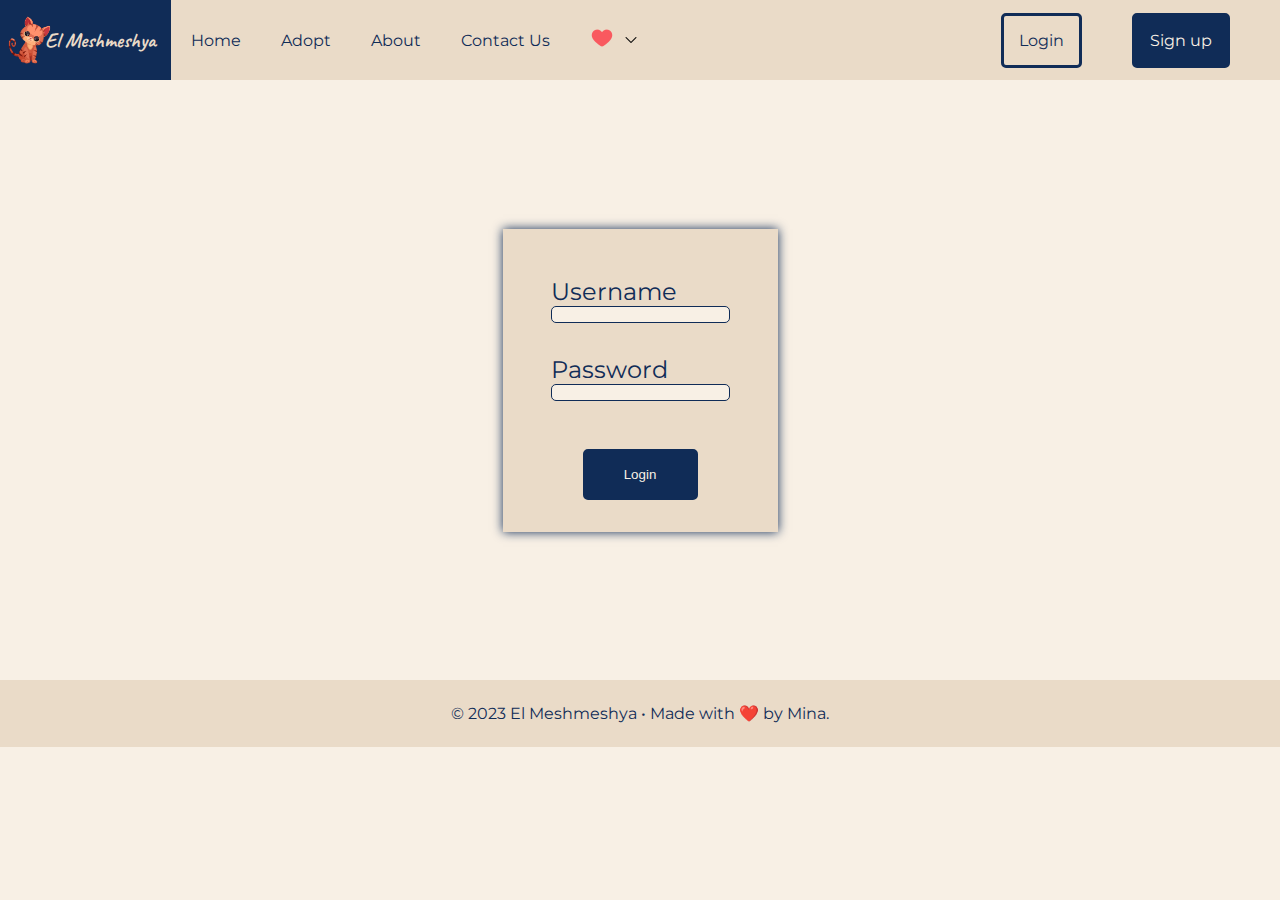
<file: html/login.html>
<!DOCTYPE html>
<html lang="en">

<head>
    <meta charset="UTF-8">
    <meta name="viewport" content="width=device-width, initial-scale=1.0">
    <title>Login</title>
    <link rel="icon" href="../images/orange-kitten-illustration.png">
    <link rel="preconnect" href="https://fonts.googleapis.com">
    <link rel="preconnect" href="https://fonts.gstatic.com" crossorigin>
    <link
        href="https://fonts.googleapis.com/css2?family=Caveat:wght@400;700&family=Montserrat:ital,wght@0,400;0,700;1,400&family=Roboto:wght@400;700&display=swap"
        rel="stylesheet">
    <link href="https://cdn.jsdelivr.net/npm/bootstrap@5.3.2/dist/css/bootstrap.min.css" rel="stylesheet"
        integrity="sha384-T3c6CoIi6uLrA9TneNEoa7RxnatzjcDSCmG1MXxSR1GAsXEV/Dwwykc2MPK8M2HN" crossorigin="anonymous">
    <link rel="stylesheet" href="../css/shared-styles.css">
    <link rel="stylesheet" href="../css/login-styles.css">
</head>

<body>
    <nav>
        <div class="logo-div">
            <img class=" logo-img" src="../images/orange-kitten-illustration.png"
                alt="Illustration of an orange kitten">
            <span class="logo-text">El Meshmeshya</span>
        </div>
        <ul class="nav-items">
            <li class="nav-item"><a href="index.html">Home</a></li>
            <li class="nav-item"><a href="adopt.html#header">Adopt</a></li>
            <li class="nav-item"><a href="about.html">About</a></li>
            <li class="nav-item"><a href="contact.html">Contact Us</a></li>
            <li class="drop-down-heart">
                <a href="#">
                    <img src="../icons/heart.png" alt="heart icon" class="icon" />
                </a>
                <ul class="nav-bar-drop-down hidden">
                    <li class="nav-item drop-down-item"><a href="donate.html">Donate</a></li>
                    <li class="nav-item drop-down-item"><a href="volunteer.html">volunteer</a></li>
                </ul>
                <img class="down-arrow" src="../icons/down-arrow.png" alt="arrow pointing down">
            </li>
        </ul>
        <a class="button login-btn" href="login.html">Login</a>
        <a class=" button sign-up-btn" href="signup.html">Sign up</a>
    </nav>

    <main class="login-main">
        <form class="login-form" action="index.html">
            <label for="username">Username</label>
            <input type="text" name="username" id="username">
            <label for="password">Password</label>
            <input type="password" name="password" id="password">
            <input type="submit" value="Login" class="button" id="login-button">
        </form>
    </main>

    <footer>
        <span>&copy; 2023 El Meshmeshya &#x2022; Made with ❤️ by Mina.</span>
    </footer>

    <script src="https://cdn.jsdelivr.net/npm/bootstrap@5.3.2/dist/js/bootstrap.bundle.min.js"
        integrity="sha384-C6RzsynM9kWDrMNeT87bh95OGNyZPhcTNXj1NW7RuBCsyN/o0jlpcV8Qyq46cDfL"
        crossorigin="anonymous"></script>
    <script src="../js/nav_script.js"></script>
</body>

</html>
</file>
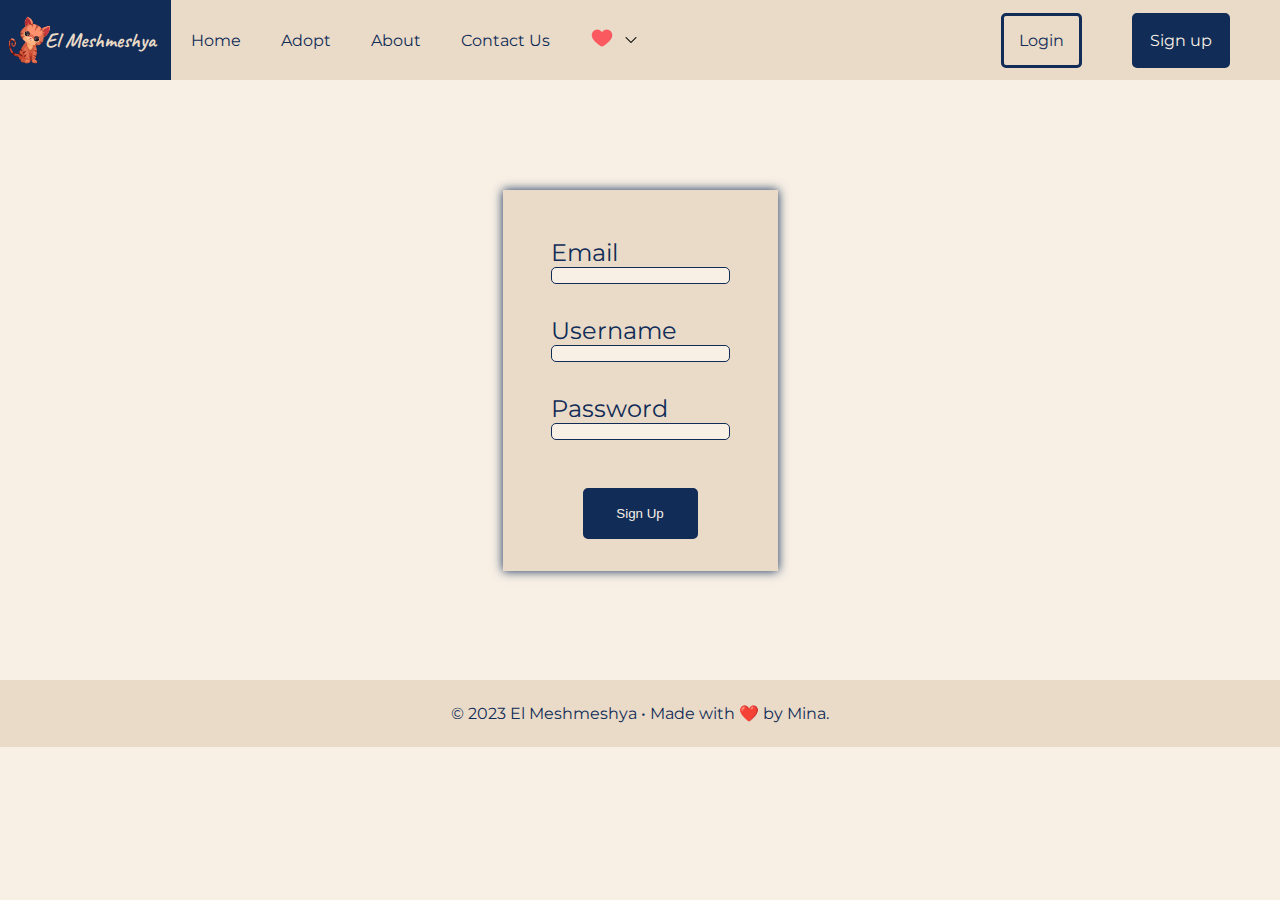
<file: html/signup.html>
<!DOCTYPE html>
<html lang="en">

<head>
    <meta charset="UTF-8">
    <meta name="viewport" content="width=device-width, initial-scale=1.0">
    <title>Sign up</title>
    <link rel="icon" href="../images/orange-kitten-illustration.png">
    <link rel="preconnect" href="https://fonts.googleapis.com">
    <link rel="preconnect" href="https://fonts.gstatic.com" crossorigin>
    <link
        href="https://fonts.googleapis.com/css2?family=Caveat:wght@400;700&family=Montserrat:ital,wght@0,400;0,700;1,400&family=Roboto:wght@400;700&display=swap"
        rel="stylesheet">
    <link href="https://cdn.jsdelivr.net/npm/bootstrap@5.3.2/dist/css/bootstrap.min.css" rel="stylesheet"
        integrity="sha384-T3c6CoIi6uLrA9TneNEoa7RxnatzjcDSCmG1MXxSR1GAsXEV/Dwwykc2MPK8M2HN" crossorigin="anonymous">
    <link rel="stylesheet" href="../css/shared-styles.css">
    <link rel="stylesheet" href="../css/login-styles.css">
</head>

<body>
    <nav>
        <div class="logo-div">
            <img class=" logo-img" src="../images/orange-kitten-illustration.png"
                alt="Illustration of an orange kitten">
            <span class="logo-text">El Meshmeshya</span>
        </div>
        <ul class="nav-items">
            <li class="nav-item"><a href="index.html">Home</a></li>
            <li class="nav-item"><a href="adopt.html#header">Adopt</a></li>
            <li class="nav-item"><a href="about.html">About</a></li>
            <li class="nav-item"><a href="contact.html">Contact Us</a></li>
            <li class="drop-down-heart">
                <a href="#">
                    <img src="../icons/heart.png" alt="heart icon" class="icon" />
                </a>
                <ul class="nav-bar-drop-down hidden">
                    <li class="nav-item drop-down-item"><a href="donate.html">Donate</a></li>
                    <li class="nav-item drop-down-item"><a href="volunteer.html">volunteer</a></li>
                </ul>
                <img class="down-arrow" src="../icons/down-arrow.png" alt="arrow pointing down">
            </li>
        </ul>
        <a class="button login-btn" href="login.html">Login</a>
        <a class=" button sign-up-btn" href="signup.html">Sign up</a>
    </nav>

    <main class="login-main">
        <form class="login-form" action="index.html">
            <label for="email">Email</label>
            <input type="text" name="email" id="email">
            <label for="username">Username</label>
            <input type="text" name="username" id="username">
            <label for="password">Password</label>
            <input type="password" name="password" id="password">
            <input type="submit" value="Sign Up" class="button" id="login-button">
        </form>
    </main>

    <footer>
        <span>&copy; 2023 El Meshmeshya &#x2022; Made with ❤️ by Mina.</span>
    </footer>

    <script src="https://cdn.jsdelivr.net/npm/bootstrap@5.3.2/dist/js/bootstrap.bundle.min.js"
        integrity="sha384-C6RzsynM9kWDrMNeT87bh95OGNyZPhcTNXj1NW7RuBCsyN/o0jlpcV8Qyq46cDfL"
        crossorigin="anonymous"></script>
    <script src="../js/nav_script.js"></script>
</body>

</html>
</file>
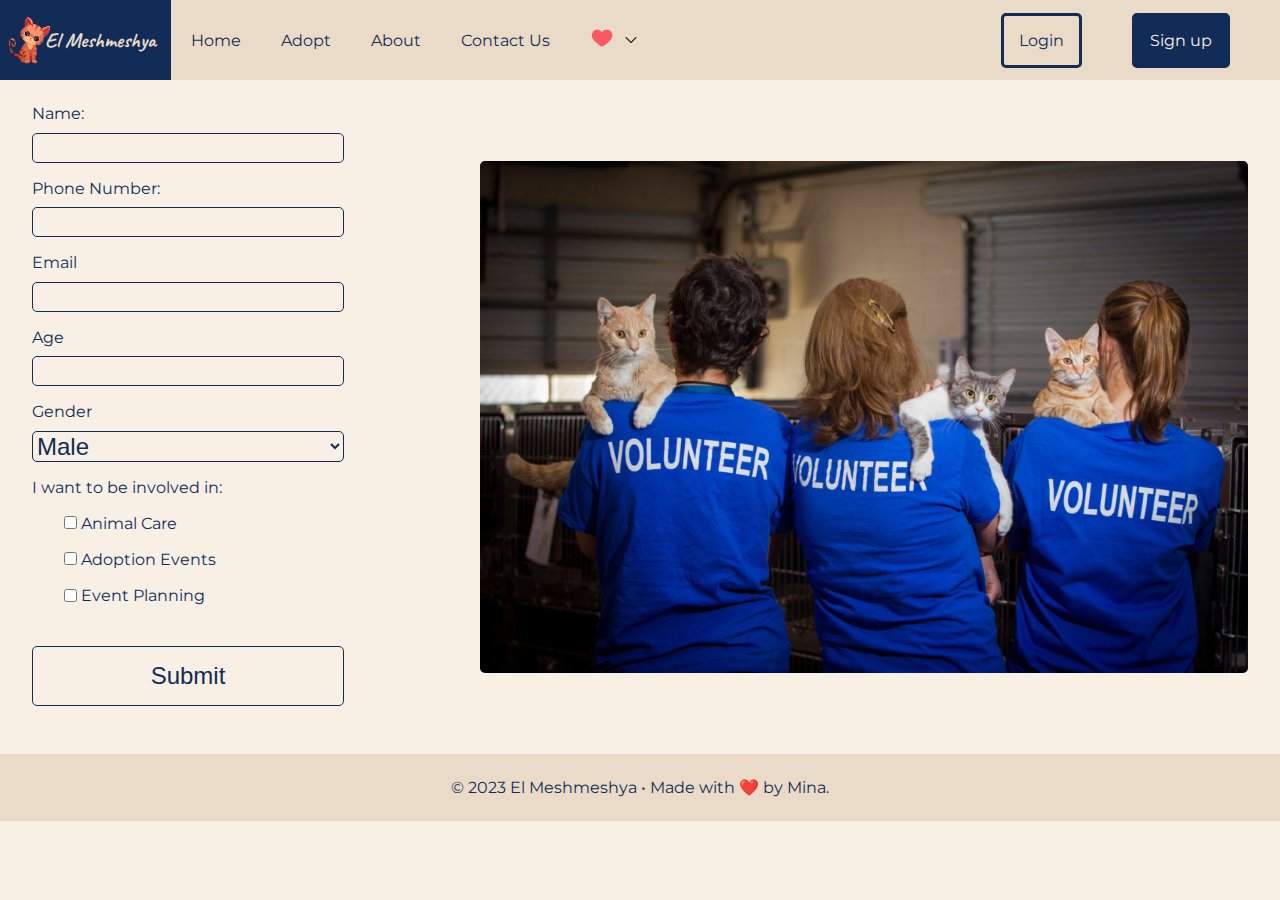
<file: html/volunteer.html>
<!DOCTYPE html>
<html lang="en">

<head>
    <meta charset="UTF-8">
    <meta name="viewport" content="width=device-width, initial-scale=1.0">
    <title>Volunteer ❤️</title>
    <link rel="icon" href="../images/orange-kitten-illustration.png">
    <link rel="preconnect" href="https://fonts.googleapis.com">
    <link rel="preconnect" href="https://fonts.gstatic.com" crossorigin>
    <link
        href="https://fonts.googleapis.com/css2?family=Caveat:wght@400;700&family=Montserrat:ital,wght@0,400;0,700;1,400&family=Roboto:wght@400;700&display=swap"
        rel="stylesheet">
    <link href="https://cdn.jsdelivr.net/npm/bootstrap@5.3.2/dist/css/bootstrap.min.css" rel="stylesheet"
        integrity="sha384-T3c6CoIi6uLrA9TneNEoa7RxnatzjcDSCmG1MXxSR1GAsXEV/Dwwykc2MPK8M2HN" crossorigin="anonymous">
    <link rel="stylesheet" href="../css/shared-styles.css">
    <link rel="stylesheet" href="../css/volunteer-styles.css">
</head>

<body>
    <nav>
        <div class="logo-div">
            <img class=" logo-img" src="../images/orange-kitten-illustration.png"
                alt="Illustration of an orange kitten">
            <span class="logo-text">El Meshmeshya</span>
        </div>
        <ul class="nav-items">
            <li class="nav-item"><a href="index.html">Home</a></li>
            <li class="nav-item"><a href="adopt.html#header">Adopt</a></li>
            <li class="nav-item"><a href="about.html">About</a></li>
            <li class="nav-item"><a href="contact.html">Contact Us</a></li>
            <li class="drop-down-heart">
                <a href="#">
                    <img src="../icons/heart.png" alt="heart icon" class="icon" />
                </a>
                <ul class="nav-bar-drop-down hidden">
                    <li class="nav-item drop-down-item"><a href="donate.html">Donate</a></li>
                    <li class="nav-item drop-down-item active"><a href="volunteer.html">volunteer</a></li>
                </ul>
                <img class="down-arrow" src="../icons/down-arrow.png" alt="arrow pointing down">
            </li>
        </ul>
        <a class="button login-btn" href="login.html">Login</a>
        <a class=" button sign-up-btn" href="signup.html">Sign up</a>
    </nav>

    <main class="volunteer-main">
        <form class="volunteer-form" method="get" action="index.html">
            <label for="name">Name:</label>
            <input type="text" name="name" id="name" required>
            <label for="phone-number">Phone Number:</label>
            <input type="text" name="phone-number" id="phone-number" required>
            <label for="email">Email</label>
            <input type="email" name="email" id="email" required>
            <label for="age">Age</label>
            <input type="number" name="age" id="age" min="12" required>
            <label for="gender">Gender</label>
            <select id="gender" name="gender">
                <option value="male">Male</option>
                <option value="female">Female</option>
            </select>
            <Label>I want to be involved in:</Label>
            <label for="animal-care">
                <input type="checkbox" name="animal-care" id="animal-care">
                Animal Care
            </label>
            <label for="adoption-events">
                <input type="checkbox" name="adoption-events" id="adoption-events">
                Adoption Events
            </label>
            <label for="event-planning">
                <input type="checkbox" name="event-planning" id="event-planning">
                Event Planning
            </label>
            <input type="submit" class="button" id="volunteer-submit">
        </form>
        <img src="../images/volunteers.jpeg" alt="a group of volunteers" class="volunteers-group-img">
    </main>

    <footer>
        <span>&copy; 2023 El Meshmeshya &#x2022; Made with ❤️ by Mina.</span>
    </footer>

    <script src="https://cdn.jsdelivr.net/npm/bootstrap@5.3.2/dist/js/bootstrap.bundle.min.js"
        integrity="sha384-C6RzsynM9kWDrMNeT87bh95OGNyZPhcTNXj1NW7RuBCsyN/o0jlpcV8Qyq46cDfL"
        crossorigin="anonymous"></script>
    <script src="../js/nav_script.js"></script>
</body>

</html>
</file>
<file: css/home-styles.css>
/* Header */
header {
	display: flex;
	padding: 1.5rem;
	align-items: center;
}

.header-img {
	width: 45%;
	border-radius: 5px;
}

.header-left {
	display: flex;
	flex-direction: column;
	align-items: flex-start;
}

.intro-text {
	padding-right: 5%;
	color: var(--highlight);
	font-size: 1.5rem;
	margin: 30px;
	font-style: italic;
}

.adopt-btn {
	font-size: 1.7rem;
	margin: 30px;
	background-color: var(--highlight);
	color: var(--background);
}

.adopt-btn:hover {
	background-color: var(--background);
	color: var(--highlight);
}

/* Mission */
.mission {
	background-color: var(--primary);
	text-align: center;
	padding: 2rem 0 2rem 0;
}

.mission-paragraph {
	padding: 0.3rem 20%;
	font-size: 1.3rem;
}

/* Residents */
.residents {
	text-align: center;
	padding: 2rem 0 0 0;
}

.resident-container {
	display: flex;
	align-items: center;
	padding: 0 7rem;
}

img.resident {
	width: 500px;
}

.resident-img {
	width: 500px;
	height: 400px;
	border-radius: 5px;
	object-fit: cover;
}

.residents-carousel h3 {
	margin: 1rem;
}

.carousel-description {
	display: inline-block;
	width: 50%;
	margin: 1rem;
}

.carousel-item {
	padding: 3rem;
}

.carousel-description p {
	margin: auto 5rem;
}
</file>
<file: css/about-styles.css>
.about-main {
	text-align: center;
	padding: 2rem;
}

.story-container {
	margin: 3rem 15rem;
	height: 2850px;
}

.story-paragraph-container {
	position: relative;
	height: 300px;
}

.story-paragraph {
	display: flex;
	align-items: center;
	border-radius: 50%;
	width: 420px;
	height: 420px;
	padding: 4rem;
	background-color: var(--primary);
	position: absolute;
	box-shadow: 0 0 20px var(--highlight);
	transition: 0.2s;
}

.story-paragraph:hover {
	font-size: 1.2rem;
	width: 500px;
	height: 500px;
	z-index: 2;
}

.story-paragraph-odd {
	background-color: var(--secondary);
	right: 0;
}

#first-paragraph {
	top: 0px;
}

.about-cat-img {
	position: absolute;
	transform: scaleX(-1);
	right: 30px;
	top: 150px;
	width: 500px;
}
</file>
<file: css/animal-styles.css>
.animal-container {
	display: flex;
	padding: 2rem;
}

.animal-img {
	width: 50%;
	border-radius: 5px;
}

.animal-details {
	padding: 2rem;
}

.animal-name {
	font-size: 4rem;
	margin: 1rem 0;
}

.animal-details h3 {
	font-size: 2rem;
	margin: 0.5rem 0;
}

.adopt-now-button {
	font-size: 1.5rem;
	background-color: var(--highlight);
	color: var(--background);
}

.adopt-now-button:hover {
	background-color: var(--background);
	color: var(--highlight);
}

.details-bottom {
	display: flex;
	align-items: center;
	justify-content: space-between;
}

.animal-details p {
	font-size: 1.1rem;
}
</file>
<file: css/contact-styles.css>
.contact-h1 {
	margin: 2rem 2rem;
}

.contact-info {
	margin: 0.4rem 2rem;
}

.contact-h3 {
	margin: 1rem 2rem;
}

.contact-iframe {
	margin: 0 2rem 1rem 2rem;
	border: 1px var(--highlight) solid;
	border-radius: 5px;
}
</file>
<file: css/donate-styles.css>
.donate-main {
	background-image: url("../images/shelter-dogs.webp");
	background-size: cover;
	height: 720px;
	display: flex;
	align-items: center;
	justify-content: center;
}

.donate-form {
	display: flex;
	align-items: center;
	justify-content: center;
	flex-direction: column;
	width: 30%;
	height: 400px;
	border: 2px var(--highlight) solid;
	color: var(--background);
	background-color: #0000006f;
	border-radius: 5px;
	box-shadow: 0 0 10px var(--highlight);
}

.donate-form h3 {
	color: var(--background);
	margin: 2rem;
}

#donation-amount {
	font-size: 1.3rem;
	color: var(--highlight);
	background-color: var(--background);
}

.donate-button {
	margin: 2rem;
	background-color: var(--background);
	font-size: 1.3rem;
	color: var(--highlight);
}

.donate-button:hover {
	color: var(--background);
	background-color: var(--highlight);
}
</file>
<file: css/login-styles.css>
.login-main {
	display: flex;
	align-items: center;
	justify-content: center;
	height: 600px;
}

.login-form {
	background-color: var(--primary);
	display: flex;
	flex-direction: column;
	padding: 3rem 3rem 0 3rem;
	font-size: 1.5rem;
	box-shadow: 0 0 10px var(--highlight);
}

.login-form input {
	margin-bottom: 2rem;
	color: var(--highlight);
	background-color: var(--background);
	border: 1px var(--highlight) solid;
	border-radius: 5px;
}

#login-button {
	margin: 1rem 2rem 0 2rem;
	background-color: var(--highlight);
	color: var(--background);
	margin-bottom: 2rem;
	border: 3px solid var(--highlight);
}

#login-button:hover {
	color: var(--highlight);
	background-color: var(--background);
}
</file>
<file: css/volunteer-styles.css>
.volunteer-main {
	display: flex;
	justify-content: space-between;
	align-items: center;
}

.volunteer-form {
	display: flex;
	flex-direction: column;
	padding: 1rem 0;
}

.volunteer-form label {
	margin: 0.5rem 2rem;
}

.volunteer-form input,
.volunteer-form select {
	margin: 0.1rem 2rem 0.5rem 2rem;
	background-color: var(--background);
	font-size: 1.5rem;
	border: 1px var(--highlight) solid;
	border-radius: 5px;
	color: var(--highlight);
}

.volunteer-form input[type="checkbox"] {
	margin: 0.2rem 0 0.2rem 2rem;
}

.volunteers-group-img {
	width: 60%;
	margin: 2rem;
	border-radius: 5px;
}

#volunteer-submit {
	margin: 2rem;
}

#volunteer-submit:hover {
	background-color: var(--highlight);
	color: var(--background);
}
</file>
<file: css/shared-styles.css>
/* Color palette */
:root {
	--background: #f8f0e5;
	--primary: #eadbc8;
	--secondary: #dac0a3;
	--highlight: #102c57;
}

/* Global reset */
*,
*::before,
*::after,
ul,
ol,
div {
	box-sizing: border-box;
	margin: 0;
	padding: 0;
}

a {
	text-decoration: none;
	color: inherit;
}

button {
	background: none;
	border: none;
	padding: 0;
	font: inherit;
	cursor: pointer;
}

h2 {
	font-size: 2.5rem;
}

/* Global styles */
.hidden {
	display: none;
}

body {
	background-color: var(--background);
	color: var(--highlight);
	font-family: montserrat, sans-serif;
}

/* Nav Bar */
nav {
	display: flex;
	background-color: var(--primary);
	align-items: center;
}

/* Logo */
.logo-div {
	padding: 15px;
	display: flex;
	align-items: center;
	background-color: var(--highlight);
}

.logo-img {
	width: 50px;
	height: 50px;
	object-fit: cover;
	margin-left: -10px;
}

.logo-text {
	color: var(--primary);
	font-family: caveat;
	font-size: 1.3rem;
	font-weight: bold;
	margin-left: -10px;
}

/* Nav Menu */
.nav-items {
	align-items: center;
	display: flex;
	flex: 1;
	list-style: none;
	justify-content: space-between;
	justify-content: flex-start;
}

.nav-items a {
	margin: 0 20px 0;
}

.nav-items .active {
	font-weight: bold;
}

.nav-item {
	cursor: pointer;
}

.nav-item:hover {
	font-weight: bold;
}

.drop-down-heart {
	position: relative;
}

.down-arrow {
	position: relative;
	left: -15px;
	top: -2px;
}

.nav-bar-drop-down {
	position: absolute;
	list-style: none;
	background-color: var(--background);
	border: 1px solid var(--primary);
	width: 110px;
	box-shadow: 1px 1px 5px var(--highlight);
	z-index: 1;
}

.drop-down-item {
	padding: 10px;
	margin: 5px;
}

.drop-down-item a {
	margin: 0;
}

/* Action Buttons */
.button {
	padding: 15px;
	margin-right: 50px;
	border: 3px solid var(--highlight);
	cursor: pointer;
	transition: 0.2s;
	border-radius: 5px;
}

.sign-up-btn {
	background-color: var(--highlight);
	color: var(--background);
	transition: 0.2s;
}

.sign-up-btn:hover {
	background-color: var(--primary);
	color: var(--highlight);
	transition: 0.2s;
}

.login-btn:hover {
	background-color: var(--highlight);
	color: var(--background);
	transition: 0.2s;
}

footer {
	background-color: var(--primary);
	text-align: center;
	padding: 1.5rem;
}
</file>
